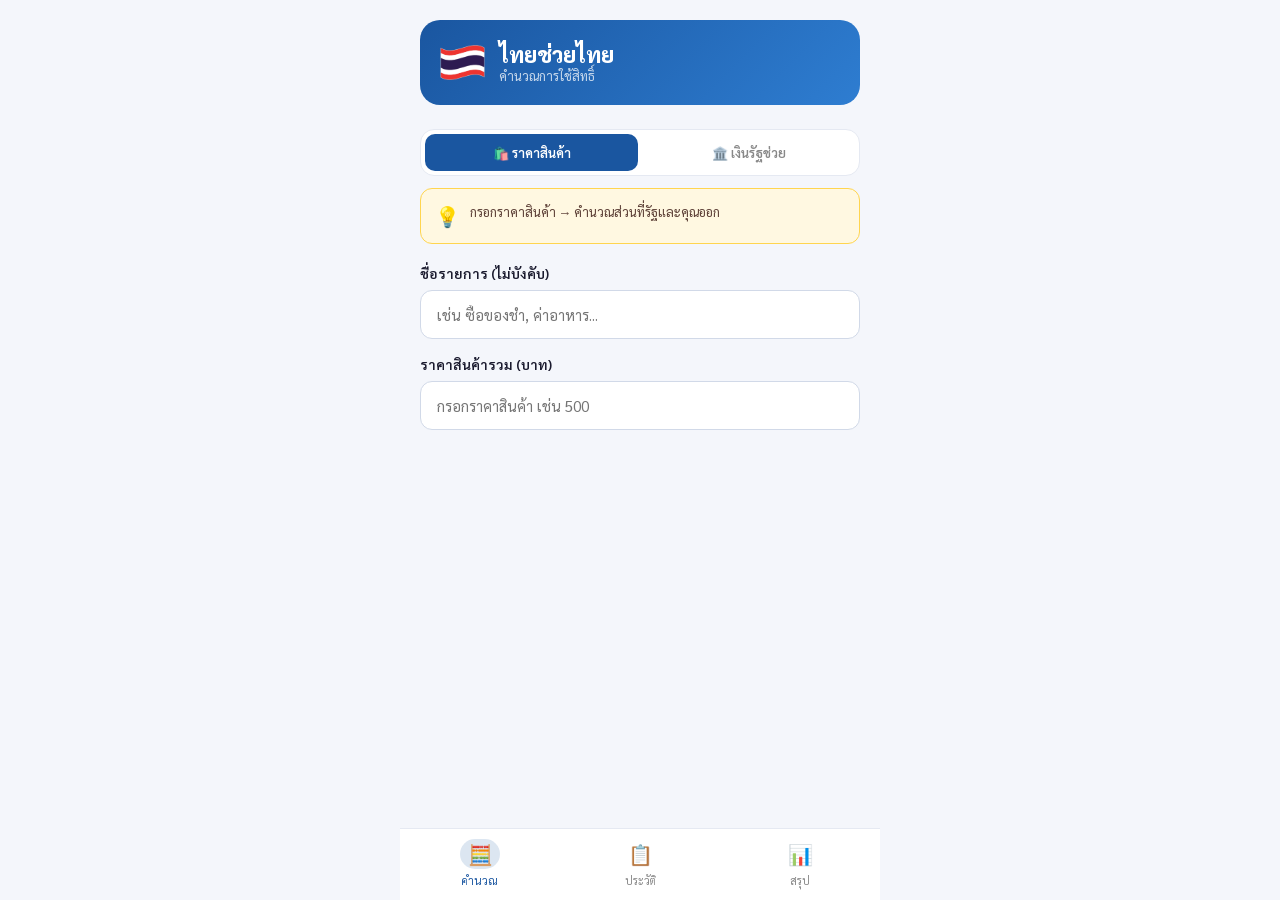
<file: index.html>
<!DOCTYPE html>
<html lang="th">
<head>
<meta charset="UTF-8">
<meta name="viewport" content="width=device-width, initial-scale=1.0, maximum-scale=1.0">
<title>ไทยช่วยไทย</title>
<link href="https://fonts.googleapis.com/css2?family=Sarabun:wght@400;600;700;800&display=swap" rel="stylesheet">
<link rel="stylesheet" href="style.css">
<link rel="icon" href="images/logo.png">
</head>
<body>

<!-- Page: Calculator -->
<div class="page active" id="page-calc">
  <div class="scroll-area">
    <div class="header-banner">
      <img class="flag" src="images/icon.png" alt="TH">
      <div>
        <h1>ไทยช่วยไทย</h1>
        <p>คำนวณการใช้สิทธิ์</p>
      </div>
    </div>

    <div class="toggle-wrap">
      <button class="toggle-btn active" id="btn-price" onclick="setMode(false)">🛍️ ราคาสินค้า</button>
      <button class="toggle-btn" id="btn-gov" onclick="setMode(true)">🏛️ เงินรัฐช่วย</button>
    </div>

    <div class="info-card">
      <span class="icon">💡</span>
      <span id="info-text">กรอกราคาสินค้า → คำนวณส่วนที่รัฐและคุณออก</span>
    </div>

    <div class="input-group">
      <label>ชื่อรายการ (ไม่บังคับ)</label>
      <input type="text" id="input-name" placeholder="เช่น ซื้อของชำ, ค่าอาหาร...">
    </div>
    <div class="input-group">
      <label id="amount-label">ราคาสินค้ารวม (บาท)</label>
      <input type="number" id="input-amount" placeholder="กรอกราคาสินค้า เช่น 500" oninput="calculate()" step="0.01" min="0">
    </div>

    <div id="results" style="display:none">
      <div class="result-row">
        <div class="result-card blue">
          <div class="icon">🏛️</div>
          <div class="clabel">รัฐบาลออกให้ 60%</div>
          <div class="amount" id="res-gov">0.00 ฿</div>
        </div>
        <div class="result-card red">
          <div class="icon">👤</div>
          <div class="clabel">คุณออกเอง 40%</div>
          <div class="amount" id="res-self">0.00 ฿</div>
        </div>
      </div>
      <div class="total-card">
        <span>💰 ยอดรวมที่คุณใช้สิทธิ์ได้</span>
        <span class="total-amount" id="res-total">0.00 บาท</span>
      </div>
      <button class="btn-primary" onclick="save()">💾 บันทึกรายการ</button>
    </div>
  </div>
</div>

<!-- Page: History -->
<div class="page" id="page-history">
  <div class="page-bar">📋 ประวัติการใช้สิทธิ์</div>
  <div id="history-container"></div>
</div>

<!-- Page: Summary -->
<div class="page" id="page-summary">
  <div class="scroll-area">
    <div class="summary-banner">
      <div class="s-label">🇹🇭 ยอดใช้จ่ายทั้งหมด</div>
      <div class="s-total" id="sum-total">0.00 บาท</div>
      <div class="s-count" id="sum-count">0 รายการ</div>
    </div>
    <div class="summary-cards">
      <div class="summary-card blue">
        <div class="s-icon">🏛️</div>
        <div class="s-clabel">รัฐบาลออกให้ (60%)</div>
        <div class="s-amount" id="sum-gov">0.00 ฿</div>
      </div>
      <div class="summary-card red">
        <div class="s-icon">👤</div>
        <div class="s-clabel">คุณออกเอง (40%)</div>
        <div class="s-amount" id="sum-self">0.00 ฿</div>
      </div>
    </div>
    <div class="progress-section" id="sum-progress" style="display:none">
      <h3>สัดส่วนการใช้จ่าย</h3>
      <div class="progress-row">
        <div class="progress-header">
          <span>รัฐบาลออกให้</span>
          <span class="progress-pct blue" id="pct-gov">0%</span>
        </div>
        <div class="progress-bar-bg"><div class="progress-bar blue" id="bar-gov" style="width:0%"></div></div>
      </div>
      <div class="progress-row">
        <div class="progress-header">
          <span>คุณออกเอง</span>
          <span class="progress-pct red" id="pct-self">0%</span>
        </div>
        <div class="progress-bar-bg"><div class="progress-bar red" id="bar-self" style="width:0%"></div></div>
      </div>
    </div>
  </div>
</div>

<!-- Bottom Nav -->
<nav class="bottom-nav">
  <button class="nav-btn active" id="nav-calc" onclick="switchPage('calc')">
    <div class="nav-icon">🧮</div>
    <span>คำนวณ</span>
  </button>
  <button class="nav-btn" id="nav-history" onclick="switchPage('history')">
    <div class="nav-icon">📋</div>
    <span>ประวัติ</span>
  </button>
  <button class="nav-btn" id="nav-summary" onclick="switchPage('summary')">
    <div class="nav-icon">📊</div>
    <span>สรุป</span>
  </button>
</nav>

<!-- Toast -->
<div class="toast" id="toast"></div>

<script src="app.js"></script>
</body>
</html>
</file>
<file: style.css>
* { box-sizing: border-box; margin: 0; padding: 0; }

.flag{
  width: 45px;
  height: auto;
}

:root {
  --blue: #1A56A0;
  --blue2: #2E7DD1;
  --red: #D42B2B;
  --bg: #F4F6FB;
  --white: #fff;
  --border: #E5E9F2;
  --text: #1a1a2e;
  --muted: #888;
  --yellow-bg: #FFF8E1;
  --yellow-border: #FFD54F;
}

body {
  font-family: 'Sarabun', sans-serif;
  background: var(--bg);
  color: var(--text);
  min-height: 100vh;
  display: flex;
  flex-direction: column;
  max-width: 480px;
  margin: 0 auto;
}

/* Pages */
.page { display: none; flex: 1; flex-direction: column; padding-bottom: 80px; }
.page.active { display: flex; }

/* Scroll area */
.scroll-area { overflow-y: auto; padding: 20px; flex: 1; }

/* Header banner */
.header-banner {
  background: linear-gradient(135deg, var(--blue), var(--blue2));
  border-radius: 20px;
  padding: 20px;
  display: flex;
  align-items: center;
  gap: 14px;
  margin-bottom: 24px;
}
.header-banner .flag { font-size: 38px; }
.header-banner h1 { color: #fff; font-size: 22px; font-weight: 800; line-height: 1.2; }
.header-banner p { color: rgba(255,255,255,0.75); font-size: 13px; }

/* Toggle */
.toggle-wrap {
  background: var(--white);
  border-radius: 14px;
  border: 1px solid var(--border);
  padding: 4px;
  display: flex;
  gap: 4px;
  margin-bottom: 12px;
}
.toggle-btn {
  flex: 1;
  padding: 10px;
  border: none;
  border-radius: 10px;
  background: transparent;
  font-family: 'Sarabun', sans-serif;
  font-size: 13px;
  font-weight: 600;
  color: var(--muted);
  cursor: pointer;
  transition: all 0.2s;
}
.toggle-btn.active { background: var(--blue); color: #fff; }

/* Info card */
.info-card {
  background: var(--yellow-bg);
  border: 1px solid var(--yellow-border);
  border-radius: 12px;
  padding: 14px;
  display: flex;
  align-items: flex-start;
  gap: 10px;
  margin-bottom: 20px;
  font-size: 13px;
  color: #5D4037;
}
.info-card .icon { font-size: 20px; flex-shrink: 0; }

/* Labels & Inputs */
label { font-weight: 600; font-size: 14px; display: block; margin-bottom: 8px; }
.input-group { margin-bottom: 16px; }
input[type="text"], input[type="number"] {
  width: 100%;
  padding: 14px 16px;
  border: 1px solid #D1D9E8;
  border-radius: 12px;
  font-family: 'Sarabun', sans-serif;
  font-size: 15px;
  background: var(--white);
  outline: none;
  transition: border-color 0.2s;
}
input[type="text"]:focus, input[type="number"]:focus {
  border-color: var(--blue);
  border-width: 2px;
}

/* Result cards */
.result-row { display: flex; gap: 12px; margin-bottom: 12px; }
.result-card {
  flex: 1;
  padding: 16px;
  border-radius: 14px;
  border: 1px solid;
}
.result-card.blue { background: rgba(26,86,160,0.08); border-color: rgba(26,86,160,0.3); }
.result-card.red  { background: rgba(212,43,43,0.08);  border-color: rgba(212,43,43,0.3); }
.result-card .icon { font-size: 24px; margin-bottom: 8px; }
.result-card .clabel { font-size: 12px; font-weight: 600; margin-bottom: 4px; }
.result-card.blue .clabel { color: var(--blue); }
.result-card.red  .clabel { color: var(--red); }
.result-card .amount { font-size: 20px; font-weight: 800; }
.result-card.blue .amount { color: var(--blue); }
.result-card.red  .amount { color: var(--red); }

/* Limit badge */
.limit-badge {
  font-size: 11px;
  font-weight: 700;
  padding: 3px 8px;
  border-radius: 20px;
  display: inline-block;
  margin-bottom: 6px;
}
.limit-badge.maxed {
  background: rgba(212,43,43,0.12);
  color: var(--red);
}
.limit-badge.ok {
  background: rgba(46,125,50,0.1);
  color: #2E7D32;
}

.total-card {
  background: var(--white);
  border: 1px solid var(--border);
  border-radius: 14px;
  padding: 16px;
  display: flex;
  justify-content: space-between;
  align-items: center;
  margin-bottom: 16px;
  font-size: 15px;
  color: var(--muted);
}
.total-card .total-amount { font-size: 18px; font-weight: 800; color: var(--text); }

/* Buttons */
.btn-primary {
  width: 100%;
  padding: 14px;
  background: var(--blue);
  color: #fff;
  border: none;
  border-radius: 12px;
  font-family: 'Sarabun', sans-serif;
  font-size: 16px;
  font-weight: 700;
  cursor: pointer;
  transition: opacity 0.2s;
}
.btn-primary:hover { opacity: 0.9; }

/* Toast */
.toast {
  position: fixed;
  bottom: 90px;
  left: 50%;
  transform: translateX(-50%) translateY(20px);
  background: var(--blue);
  color: #fff;
  padding: 12px 24px;
  border-radius: 30px;
  font-size: 14px;
  font-weight: 600;
  opacity: 0;
  transition: all 0.3s;
  pointer-events: none;
  white-space: nowrap;
  z-index: 100;
}
.toast.show { opacity: 1; transform: translateX(-50%) translateY(0); }

/* Page title bar */
.page-bar {
  padding: 16px 20px;
  background: var(--white);
  font-size: 18px;
  font-weight: 800;
  border-bottom: 1px solid var(--border);
}

/* History */
.history-list { padding: 16px 20px; display: flex; flex-direction: column; gap: 12px; }
.history-item {
  background: var(--white);
  border-radius: 14px;
  padding: 16px;
  box-shadow: 0 2px 8px rgba(0,0,0,0.04);
  position: relative;
}
.history-item .h-header { display: flex; justify-content: space-between; align-items: flex-start; margin-bottom: 8px; }
.history-item .h-name { font-weight: 700; font-size: 16px; flex: 1; margin-right: 8px; }
.history-item .h-total { font-weight: 800; font-size: 16px; color: var(--blue); }
.tags { display: flex; gap: 8px; flex-wrap: wrap; margin-bottom: 6px; }
.tag { padding: 3px 10px; border-radius: 20px; font-size: 12px; font-weight: 600; }
.tag.blue { background: rgba(26,86,160,0.1); color: var(--blue); }
.tag.red  { background: rgba(212,43,43,0.1);  color: var(--red); }
.h-date { font-size: 12px; color: var(--muted); }
.del-btn {
  position: absolute;
  bottom: 12px;
  right: 12px;
  background: none;
  border: none;
  cursor: pointer;
  font-size: 18px;
  color: #ccc;
  transition: color 0.2s;
}
.del-btn:hover { color: var(--red); }

.empty-state {
  display: flex;
  flex-direction: column;
  align-items: center;
  justify-content: center;
  gap: 12px;
  color: var(--muted);
  font-size: 18px;
  padding: 60px 0;
}
.empty-state .big-icon { font-size: 60px; }

/* Summary */
.summary-banner {
  background: linear-gradient(135deg, var(--blue), var(--blue2));
  border-radius: 20px;
  padding: 24px;
  text-align: center;
  color: #fff;
  margin-bottom: 16px;
}
.summary-banner .s-label { color: rgba(255,255,255,0.7); font-size: 14px; margin-bottom: 8px; }
.summary-banner .s-total { font-size: 32px; font-weight: 800; margin-bottom: 4px; }
.summary-banner .s-count { color: rgba(255,255,255,0.6); font-size: 14px; }

.summary-cards { display: flex; gap: 12px; margin-bottom: 20px; }
.summary-card {
  flex: 1;
  background: var(--white);
  border-radius: 14px;
  padding: 16px;
  border: 1px solid;
}
.summary-card.blue { border-color: rgba(26,86,160,0.2); }
.summary-card.red  { border-color: rgba(212,43,43,0.2); }
.summary-card .s-icon { font-size: 28px; margin-bottom: 8px; }
.summary-card .s-clabel { font-size: 12px; font-weight: 600; margin-bottom: 4px; }
.summary-card.blue .s-clabel { color: var(--blue); }
.summary-card.red  .s-clabel { color: var(--red); }
.summary-card .s-amount { font-size: 18px; font-weight: 800; }
.summary-card.blue .s-amount { color: var(--blue); }
.summary-card.red  .s-amount { color: var(--red); }

.progress-section { background: var(--white); border-radius: 14px; padding: 16px; }
.progress-section h3 { font-size: 16px; font-weight: 700; margin-bottom: 16px; }
.progress-row { margin-bottom: 12px; }
.progress-row:last-child { margin-bottom: 0; }
.progress-header { display: flex; justify-content: space-between; font-size: 14px; margin-bottom: 6px; }
.progress-pct { font-weight: 700; }
.progress-pct.blue { color: var(--blue); }
.progress-pct.red  { color: var(--red); }
.progress-bar-bg { background: #EBEBEB; border-radius: 10px; height: 10px; overflow: hidden; }
.progress-bar { height: 100%; border-radius: 10px; transition: width 0.5s ease; }
.progress-bar.blue { background: var(--blue); }
.progress-bar.red  { background: var(--red); }

/* Bottom Nav */
.bottom-nav {
  position: fixed;
  bottom: 0;
  left: 50%;
  transform: translateX(-50%);
  width: 100%;
  max-width: 480px;
  background: var(--white);
  border-top: 1px solid var(--border);
  display: flex;
  z-index: 50;
}
.nav-btn {
  flex: 1;
  padding: 10px 0 12px;
  background: none;
  border: none;
  cursor: pointer;
  display: flex;
  flex-direction: column;
  align-items: center;
  gap: 4px;
  font-family: 'Sarabun', sans-serif;
  font-size: 11px;
  color: var(--muted);
  transition: color 0.2s;
}
.nav-btn .nav-icon {
  width: 40px;
  height: 30px;
  border-radius: 20px;
  display: flex;
  align-items: center;
  justify-content: center;
  font-size: 20px;
  transition: background 0.2s;
}
.nav-btn.active { color: var(--blue); }
.nav-btn.active .nav-icon { background: rgba(26,86,160,0.15); }
</file>
